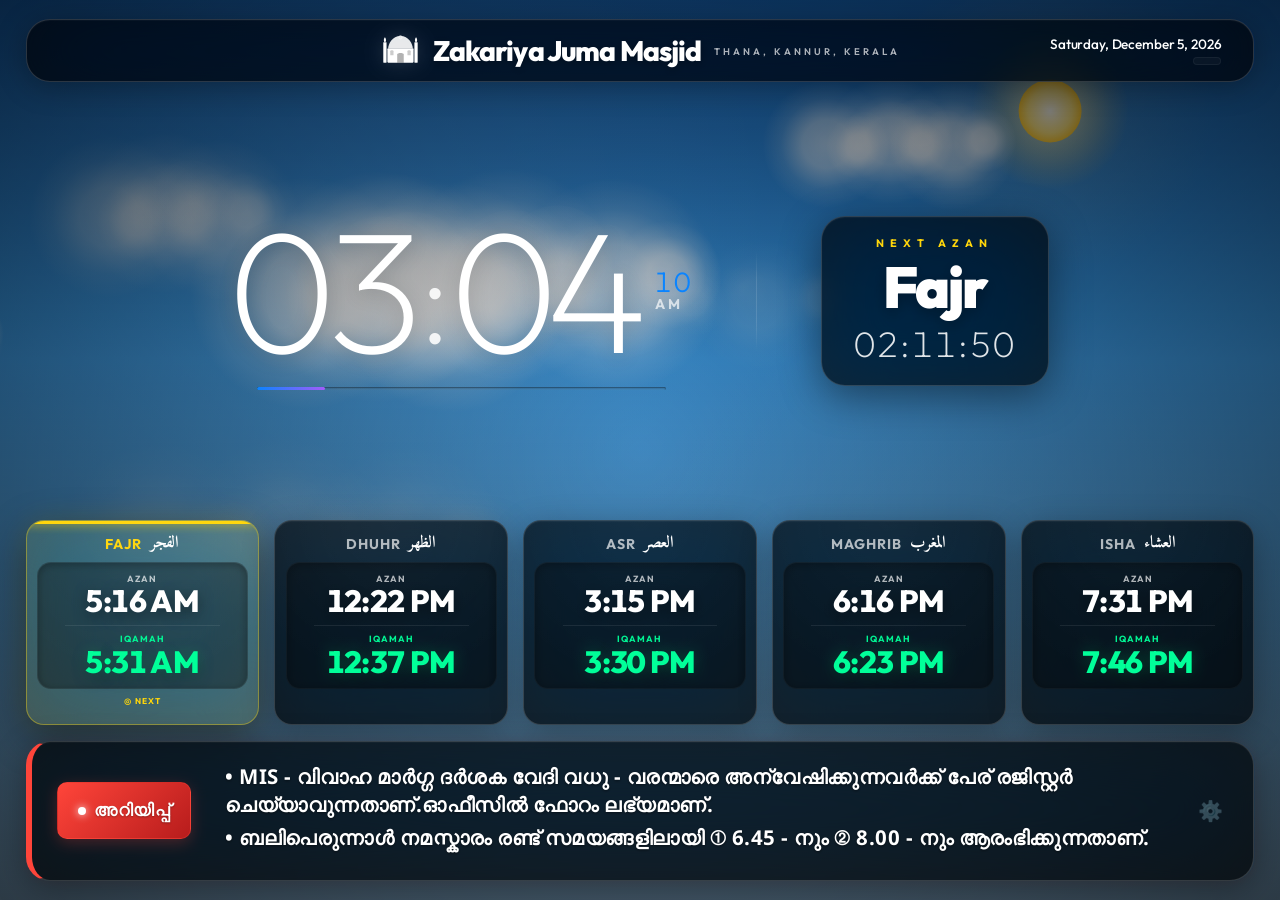
<file: index.html>
<!DOCTYPE html>
<html lang="en" dir="ltr">
<head>
    <meta charset="UTF-8">
    <meta name="viewport" content="width=device-width, initial-scale=1.0">
    <title>Zakariya Juma Masjid - Prayer Times</title>
    <meta name="description" content="Live prayer times and clock display for Zakariya Juma Masjid, Thana, Kannur">
    <link rel="preconnect" href="https://fonts.googleapis.com">
    <link rel="preconnect" href="https://fonts.gstatic.com" crossorigin>
    <link href="https://fonts.googleapis.com/css2?family=Outfit:wght@300;400;500;600;700;800;900&family=Amiri:wght@400;700&family=Noto+Sans+Arabic:wght@400;600;700&display=swap" rel="stylesheet">
    <link rel="stylesheet" href="styles.css?v=17">
</head>
<body>
    <!-- Apple Weather-Style Animated Canvas Background -->
    <canvas id="weatherCanvas"></canvas>

    <!-- Main Content -->
    <div class="main-container">
        <!-- Top Bar - Mosque Name & Dates -->
        <header class="header" id="header">
            <div class="header-left">
                <div class="hijri-date" id="hijriDate"></div>
                <div class="arabic-day" id="arabicDay"></div>
            </div>
            <div class="header-center">
                <div class="mosque-icon">
                    <svg viewBox="0 0 100 80" fill="currentColor" class="mosque-svg">
                        <!-- Dome -->
                        <path d="M50 5 C30 5 20 25 20 35 L80 35 C80 25 70 5 50 5Z" opacity="0.9"/>
                        <!-- Crescent on dome -->
                        <circle cx="50" cy="8" r="4" fill="none" stroke="currentColor" stroke-width="1.5"/>
                        <path d="M48 4 C51 4 53 6 53 9 C53 6 51 5 48 4Z"/>
                        <!-- Main body -->
                        <rect x="18" y="35" width="64" height="35" rx="2"/>
                        <!-- Door -->
                        <path d="M42 70 L42 50 C42 45 58 45 58 50 L58 70Z" fill="rgba(0,0,0,0.3)"/>
                        <!-- Windows -->
                        <path d="M25 42 C25 39 33 39 33 42 L33 52 L25 52Z" fill="rgba(0,0,0,0.2)"/>
                        <path d="M67 42 C67 39 75 39 75 42 L75 52 L67 52Z" fill="rgba(0,0,0,0.2)"/>
                        <!-- Minarets -->
                        <rect x="8" y="20" width="8" height="50" rx="1"/>
                        <rect x="84" y="20" width="8" height="50" rx="1"/>
                        <path d="M12 20 C9 20 8 12 12 8 C16 12 15 20 12 20Z"/>
                        <path d="M88 20 C85 20 84 12 88 8 C92 12 91 20 88 20Z"/>
                    </svg>
                </div>
                <h1 class="mosque-name">Zakariya Juma Masjid</h1>
                <p class="mosque-location">Thana, Kannur, Kerala</p>
            </div>
            <div class="header-right">
                <div class="gregorian-date" id="gregorianDate"></div>
                <div class="weather-widget" id="weatherWidget">
                    <span class="weather-icon" id="weatherIcon"></span>
                    <span class="weather-temp" id="weatherTemp"></span>
                </div>
            </div>
        </header>

        <!-- Clock Section — Apple Hero Typography -->
        <section class="clock-section" id="clockSection">
            <div class="hero-clock">
                <div class="hero-time-row">
                    <span class="hero-hours" id="heroHours">00</span>
                    <span class="hero-colon" id="heroColon">:</span>
                    <span class="hero-minutes" id="heroMinutes">00</span>
                    <div class="hero-side">
                        <span class="hero-seconds" id="heroSeconds">00</span>
                        <span class="hero-period" id="heroPeriod">AM</span>
                    </div>
                </div>
                <div class="hero-progress-bar">
                    <div class="hero-progress-fill" id="heroProgressFill"></div>
                </div>
            </div>
            <div class="hero-divider"></div>
            <div class="next-prayer-info">
                <div class="next-label">NEXT AZAN</div>
                <div class="next-prayer-name" id="nextPrayerName">—</div>
                <div class="countdown" id="countdown">--:--:--</div>
            </div>
        </section>

        <!-- Prayer Times Grid -->
        <section class="prayer-grid" id="prayerGrid">
            <div class="prayer-card" data-prayer="fajr" id="card-fajr">
                <div class="card-glow"></div>
                <div class="prayer-names">
                    <span class="prayer-name-en">Fajr</span>
                    <span class="prayer-name-ar">الفجر</span>
                </div>
                <div class="prayer-times-row">
                    <div class="time-col">
                        <span class="time-label">AZAN</span>
                        <span class="prayer-time" id="time-fajr">--:--</span>
                    </div>
                    <div class="time-divider"></div>
                    <div class="time-col">
                        <span class="time-label iqama-label-card">IQAMAH</span>
                        <span class="prayer-time iqama-time-card" id="iqama-fajr">--:--</span>
                    </div>
                </div>
                <div class="prayer-status" id="status-fajr"></div>
            </div>
            <div class="prayer-card" data-prayer="dhuhr" id="card-dhuhr">
                <div class="card-glow"></div>
                <div class="prayer-names">
                    <span class="prayer-name-en">Dhuhr</span>
                    <span class="prayer-name-ar">الظهر</span>
                </div>
                <div class="prayer-times-row">
                    <div class="time-col">
                        <span class="time-label">AZAN</span>
                        <span class="prayer-time" id="time-dhuhr">--:--</span>
                    </div>
                    <div class="time-divider"></div>
                    <div class="time-col">
                        <span class="time-label iqama-label-card">IQAMAH</span>
                        <span class="prayer-time iqama-time-card" id="iqama-dhuhr">--:--</span>
                    </div>
                </div>
                <div class="prayer-status" id="status-dhuhr"></div>
            </div>
            <div class="prayer-card" data-prayer="asr" id="card-asr">
                <div class="card-glow"></div>
                <div class="prayer-names">
                    <span class="prayer-name-en">Asr</span>
                    <span class="prayer-name-ar">العصر</span>
                </div>
                <div class="prayer-times-row">
                    <div class="time-col">
                        <span class="time-label">AZAN</span>
                        <span class="prayer-time" id="time-asr">--:--</span>
                    </div>
                    <div class="time-divider"></div>
                    <div class="time-col">
                        <span class="time-label iqama-label-card">IQAMAH</span>
                        <span class="prayer-time iqama-time-card" id="iqama-asr">--:--</span>
                    </div>
                </div>
                <div class="prayer-status" id="status-asr"></div>
            </div>
            <div class="prayer-card" data-prayer="maghrib" id="card-maghrib">
                <div class="card-glow"></div>
                <div class="prayer-names">
                    <span class="prayer-name-en">Maghrib</span>
                    <span class="prayer-name-ar">المغرب</span>
                </div>
                <div class="prayer-times-row">
                    <div class="time-col">
                        <span class="time-label">AZAN</span>
                        <span class="prayer-time" id="time-maghrib">--:--</span>
                    </div>
                    <div class="time-divider"></div>
                    <div class="time-col">
                        <span class="time-label iqama-label-card">IQAMAH</span>
                        <span class="prayer-time iqama-time-card" id="iqama-maghrib">--:--</span>
                    </div>
                </div>
                <div class="prayer-status" id="status-maghrib"></div>
            </div>
            <div class="prayer-card" data-prayer="isha" id="card-isha">
                <div class="card-glow"></div>
                <div class="prayer-names">
                    <span class="prayer-name-en">Isha</span>
                    <span class="prayer-name-ar">العشاء</span>
                </div>
                <div class="prayer-times-row">
                    <div class="time-col">
                        <span class="time-label">AZAN</span>
                        <span class="prayer-time" id="time-isha">--:--</span>
                    </div>
                    <div class="time-divider"></div>
                    <div class="time-col">
                        <span class="time-label iqama-label-card">IQAMAH</span>
                        <span class="prayer-time iqama-time-card" id="iqama-isha">--:--</span>
                    </div>
                </div>
                <div class="prayer-status" id="status-isha"></div>
            </div>
        </section>

        <!-- Premium Glassmorphic Notice Board -->
        <div class="notice-board-container">
            <div class="notice-badge">
                <span class="notice-pulse"></span>
                <span class="notice-title">അറിയിപ്പ്</span>
            </div>
            <div class="notice-text-wrap">
                <span class="notice-message" id="noticeMessage">Zakariya Juma Masjid Thana Notice Board - അറിയിപ്പുകൾ ഇവിടെ കാണാം.</span>
            </div>
            <a href="admin.html" class="admin-cog-btn" title="Open Admin Panel">⚙️</a>
        </div>
    </div>

    <!-- Prayer Alert Overlay — Azan + Iqamah Countdown -->
    <div class="prayer-alert-overlay" id="prayerAlertOverlay">
        <div class="alert-content">
            <div class="alert-icon">☪</div>
            <div class="alert-text" id="alertText">It's time for</div>
            <div class="alert-prayer-name" id="alertPrayerName"></div>
            <div class="alert-bismillah">بِسْمِ اللهِ الرَّحْمٰنِ الرَّحِيْمِ</div>
            <div class="iqamah-countdown-section" id="iqamahSection">
                <div class="iqamah-divider"></div>
                <div class="iqamah-label-big">IQAMAH IN</div>
                <div class="iqamah-countdown-big" id="iqamahCountdownBig">--:--</div>
                <div class="iqamah-time-label" id="iqamahTimeLabel"></div>
            </div>
        </div>
    <!-- Distraction-Free Prayer Silence Overlay (Mutes Screen During Active Congregation) -->
    <div class="prayer-silence-overlay" id="prayerSilenceOverlay">
        <div class="silence-content">
            <div class="silence-icon-wrapper">
                <svg class="silence-icon" viewBox="0 0 24 24" fill="none" stroke="currentColor" stroke-width="1.5">
                    <rect x="5" y="2" width="14" height="20" rx="3" />
                    <line x1="10" y1="5" x2="14" y2="5" />
                    <circle cx="12" cy="19" r="1" />
                    <line class="slash-line" x1="2" y1="2" x2="22" y2="22" stroke="#ff453a" stroke-width="2" />
                </svg>
            </div>
            <div class="silence-title">ദയവായി മൊബൈൽ ഫോണുകൾ സൈലന്റിലാക്കുക</div>
            <div class="silence-subtitle">PLEASE PUT YOUR MOBILE PHONE ON SILENT</div>
            <div class="silence-prayer-name" id="silencePrayerName">CONGREGATION IN PROGRESS</div>
            <div class="silence-footer">Screen will return shortly after prayer concludes</div>
        </div>
    </div>

    <!-- Fullscreen Toggle -->
    <button class="fullscreen-btn" id="fullscreenBtn" title="Toggle Fullscreen">⛶</button>

    <script src="notices.js?v=17"></script>
    <script src="weather-canvas.js?v=17"></script>
    <script src="app.js?v=17"></script>
</body>
</html>
</file>
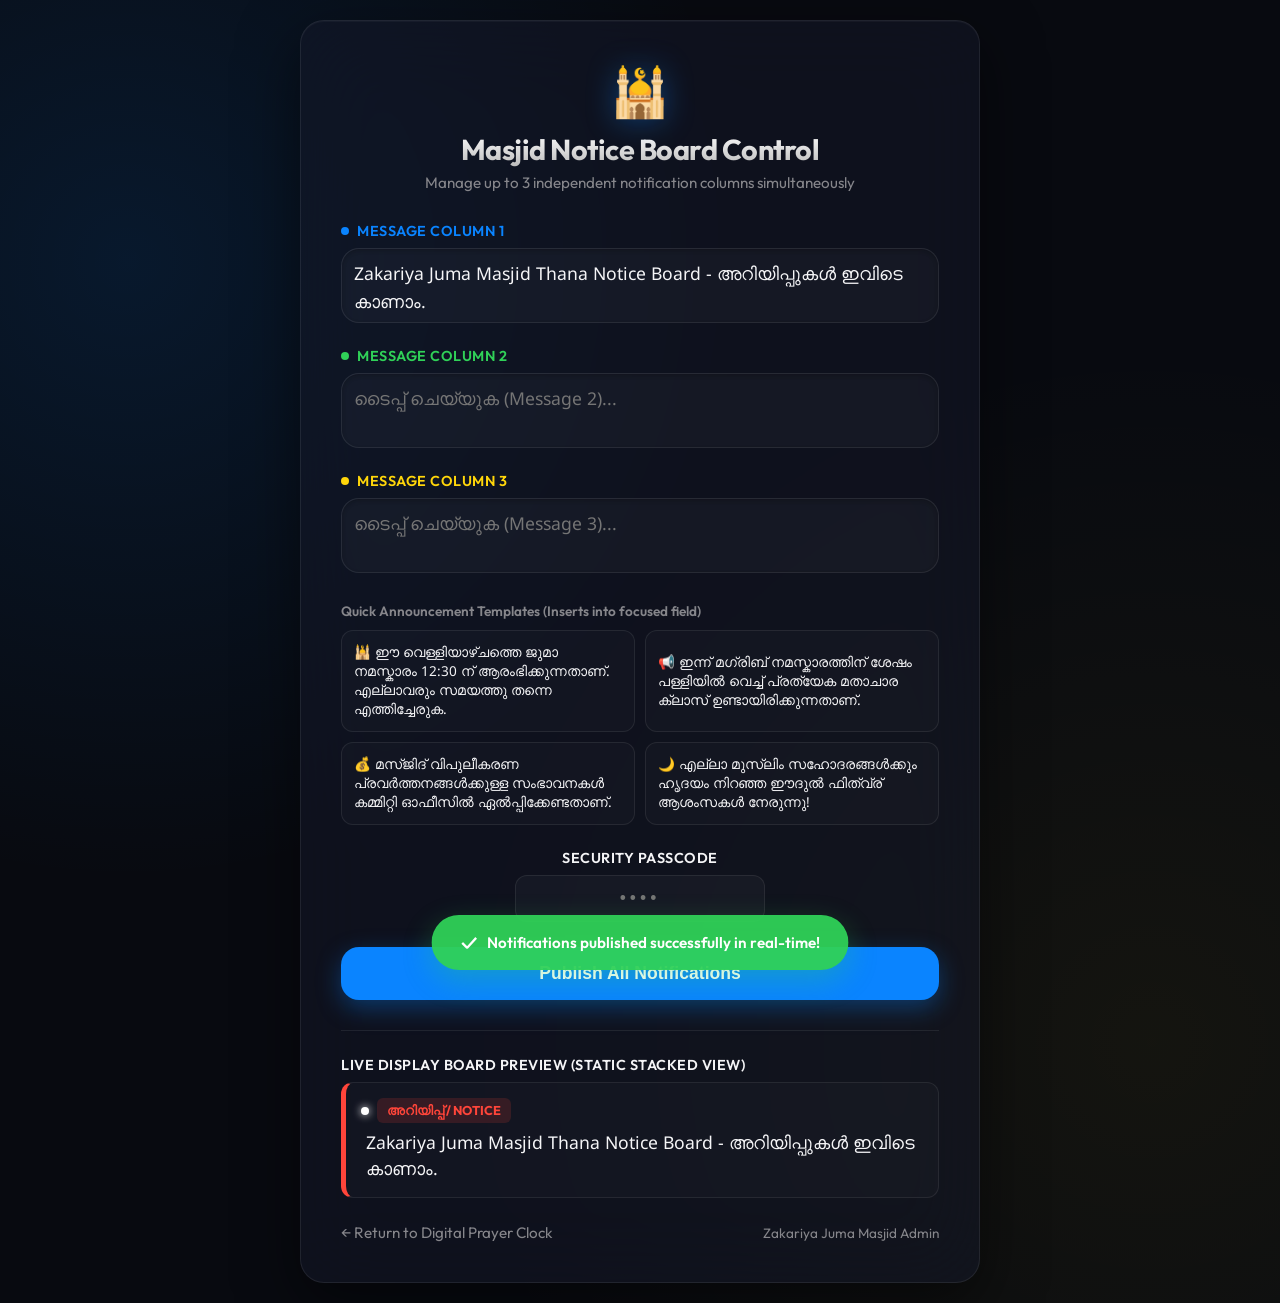
<file: admin.html>
<!DOCTYPE html>
<html lang="en">
<head>
    <meta charset="UTF-8">
    <meta name="viewport" content="width=device-width, initial-scale=1.0">
    <title>Masjid Notice Board — Admin Control Panel</title>
    <link rel="preconnect" href="https://fonts.googleapis.com">
    <link rel="preconnect" href="https://fonts.gstatic.com" crossorigin>
    <link href="https://fonts.googleapis.com/css2?family=Outfit:wght@300;400;500;600;700;800;900&family=Amiri:wght@400;700&family=Noto+Sans+Arabic:wght@400;600;700&display=swap" rel="stylesheet">
    <style>
        :root {
            --bg-base: #080a10;
            --glass-bg: rgba(255, 255, 255, 0.03);
            --glass-border: rgba(255, 255, 255, 0.08);
            --text-primary: #f5f5f7;
            --text-secondary: #86868b;
            --accent-blue: #0a84ff;
            --accent-green: #30d158;
            --accent-red: #ff453a;
            --accent-gold: #ffd60a;
            --radius-xl: 18px;
            --radius-2xl: 24px;
            --font-family: 'Outfit', -apple-system, BlinkMacSystemFont, sans-serif;
            --font-malayalam: 'Noto Sans Arabic', sans-serif;
        }

        * {
            box-sizing: border-box;
            margin: 0;
            padding: 0;
        }

        body {
            background-color: var(--bg-base);
            background-image: 
                radial-gradient(circle at 10% 20%, rgba(10, 132, 255, 0.12) 0%, transparent 40%),
                radial-gradient(circle at 90% 80%, rgba(255, 214, 10, 0.05) 0%, transparent 45%);
            color: var(--text-primary);
            font-family: var(--font-family);
            min-height: 100vh;
            display: flex;
            align-items: center;
            justify-content: center;
            padding: 20px;
            overflow-x: hidden;
        }

        .admin-card {
            background: rgba(20, 25, 40, 0.55);
            border: 1px solid var(--glass-border);
            border-radius: var(--radius-2xl);
            backdrop-filter: blur(40px);
            -webkit-backdrop-filter: blur(40px);
            width: 100%;
            max-width: 680px;
            padding: 40px;
            box-shadow: 0 20px 60px rgba(0, 0, 0, 0.5), inset 0 1px 1px rgba(255, 255, 255, 0.04);
            animation: fadeIn 0.6s cubic-bezier(0.16, 1, 0.3, 1) both;
        }

        @keyframes fadeIn {
            from { opacity: 0; transform: translateY(20px); }
            to { opacity: 1; transform: translateY(0); }
        }

        .admin-header {
            text-align: center;
            margin-bottom: 30px;
            position: relative;
        }

        .admin-logo {
            font-size: 3rem;
            margin-bottom: 10px;
            filter: drop-shadow(0 0 15px rgba(10, 132, 255, 0.4));
            animation: float 4s ease-in-out infinite;
        }

        @keyframes float {
            0%, 100% { transform: translateY(0); }
            50% { transform: translateY(-8px); }
        }

        h1 {
            font-size: 1.8rem;
            font-weight: 700;
            letter-spacing: -0.5px;
            margin-bottom: 6px;
            background: linear-gradient(180deg, #fff, #bbb);
            -webkit-background-clip: text;
            -webkit-text-fill-color: transparent;
        }

        .admin-subtitle {
            color: var(--text-secondary);
            font-size: 0.95rem;
        }

        .input-group {
            margin-bottom: 24px;
        }

        label {
            display: block;
            font-size: 0.9rem;
            font-weight: 600;
            color: var(--text-primary);
            margin-bottom: 8px;
            letter-spacing: 0.5px;
            text-transform: uppercase;
        }

        textarea {
            width: 100%;
            height: 120px;
            background: rgba(255, 255, 255, 0.03);
            border: 1px solid var(--glass-border);
            border-radius: var(--radius-xl);
            padding: 16px;
            color: var(--text-primary);
            font-family: var(--font-malayalam);
            font-size: 1.2rem;
            line-height: 1.6;
            resize: none;
            outline: none;
            transition: all 0.3s ease;
            box-shadow: inset 0 2px 4px rgba(0, 0, 0, 0.2);
        }

        textarea:focus {
            border-color: var(--accent-blue);
            background: rgba(10, 132, 255, 0.05);
            box-shadow: 0 0 15px rgba(10, 132, 255, 0.25), inset 0 2px 4px rgba(0, 0, 0, 0.2);
        }

        .templates-label {
            font-size: 0.85rem;
            color: var(--text-secondary);
            margin-bottom: 10px;
            font-weight: 600;
        }

        .templates-grid {
            display: grid;
            grid-template-columns: repeat(2, 1fr);
            gap: 10px;
            margin-bottom: 24px;
        }

        .template-btn {
            background: rgba(255, 255, 255, 0.02);
            border: 1px solid var(--glass-border);
            border-radius: 12px;
            padding: 12px;
            color: var(--text-primary);
            font-family: var(--font-malayalam);
            font-size: 0.85rem;
            text-align: left;
            cursor: pointer;
            transition: all 0.3s ease;
            line-height: 1.4;
        }

        .template-btn:hover {
            background: rgba(255, 255, 255, 0.08);
            border-color: rgba(255, 255, 255, 0.2);
            transform: translateY(-2px);
        }

        .passcode-input {
            width: 100%;
            background: rgba(255, 255, 255, 0.03);
            border: 1px solid var(--glass-border);
            border-radius: 12px;
            padding: 12px 16px;
            color: var(--text-primary);
            font-size: 1.1rem;
            outline: none;
            letter-spacing: 4px;
            text-align: center;
            transition: all 0.3s ease;
        }

        .passcode-input:focus {
            border-color: var(--accent-blue);
            background: rgba(10, 132, 255, 0.05);
        }

        .publish-btn {
            width: 100%;
            padding: 16px;
            background: var(--accent-blue);
            color: #fff;
            border: none;
            border-radius: var(--radius-xl);
            font-size: 1.1rem;
            font-weight: 700;
            cursor: pointer;
            transition: all 0.3s ease;
            box-shadow: 0 8px 24px rgba(10, 132, 255, 0.35);
        }

        .publish-btn:hover {
            transform: translateY(-2px);
            background: #2492ff;
            box-shadow: 0 12px 30px rgba(10, 132, 255, 0.5);
        }

        .publish-btn:active {
            transform: translateY(1px);
        }

        .action-row {
            display: flex;
            align-items: center;
            justify-content: space-between;
            margin-top: 25px;
        }

        .back-link {
            color: var(--text-secondary);
            text-decoration: none;
            font-size: 0.95rem;
            transition: color 0.3s ease;
        }

        .back-link:hover {
            color: var(--text-primary);
        }

        /* Live Preview Widget */
        .preview-container {
            margin-top: 30px;
            padding-top: 25px;
            border-top: 1px solid var(--glass-border);
        }

        .preview-board {
            display: flex;
            align-items: center;
            height: 55px;
            background: rgba(255, 255, 255, 0.02);
            border: 1px solid var(--glass-border);
            border-radius: 12px;
            padding: 0 15px;
            overflow: hidden;
        }

        .preview-badge {
            background: rgba(10, 132, 255, 0.2);
            color: var(--accent-blue);
            font-weight: 700;
            padding: 6px 12px;
            border-radius: 20px;
            font-size: 0.8rem;
            margin-right: 15px;
            flex-shrink: 0;
        }

        .preview-text {
            font-family: var(--font-malayalam);
            font-size: 1.15rem;
            white-space: nowrap;
            overflow: hidden;
            text-overflow: ellipsis;
            color: var(--text-primary);
            flex-grow: 1;
        }

        /* Toast notification */
        .toast {
            position: fixed;
            bottom: 30px;
            left: 50%;
            transform: translateX(-50%) translateY(100px);
            background: rgba(48, 209, 88, 0.95);
            border: 1px solid rgba(48, 209, 88, 0.3);
            box-shadow: 0 10px 30px rgba(48, 209, 88, 0.3);
            color: white;
            padding: 14px 28px;
            border-radius: 50px;
            font-weight: 600;
            font-size: 0.95rem;
            z-index: 1000;
            transition: transform 0.5s cubic-bezier(0.175, 0.885, 0.32, 1.275);
            display: flex;
            align-items: center;
            gap: 10px;
        }

        .toast.visible {
            transform: translateX(-50%) translateY(0);
        }
    </style>
</head>
<body>
    <div class="admin-card">
        <div class="admin-header">
            <div class="admin-logo">🕌</div>
            <h1>Masjid Notice Board Control</h1>
            <p class="admin-subtitle">Manage up to 3 independent notification columns simultaneously</p>
        </div>

        <!-- 3 Distinct Message Columns -->
        <div class="messages-container" style="display: flex; flex-direction: column; gap: 20px; margin-bottom: 25px;">
            <div class="input-group" style="margin-bottom: 0;">
                <label for="noticeText1" style="color: var(--accent-blue); display: flex; align-items: center; gap: 8px;">
                    <span style="width: 8px; height: 8px; background: var(--accent-blue); border-radius: 50%;"></span>
                    Message Column 1
                </label>
                <textarea id="noticeText1" style="height: 75px; font-size: 1.1rem; padding: 12px;" placeholder="ടൈപ്പ് ചെയ്യുക (Message 1)..."></textarea>
            </div>
            
            <div class="input-group" style="margin-bottom: 0;">
                <label for="noticeText2" style="color: var(--accent-green); display: flex; align-items: center; gap: 8px;">
                    <span style="width: 8px; height: 8px; background: var(--accent-green); border-radius: 50%;"></span>
                    Message Column 2
                </label>
                <textarea id="noticeText2" style="height: 75px; font-size: 1.1rem; padding: 12px;" placeholder="ടൈപ്പ് ചെയ്യുക (Message 2)..."></textarea>
            </div>
            
            <div class="input-group" style="margin-bottom: 0;">
                <label for="noticeText3" style="color: var(--accent-gold); display: flex; align-items: center; gap: 8px;">
                    <span style="width: 8px; height: 8px; background: var(--accent-gold); border-radius: 50%;"></span>
                    Message Column 3
                </label>
                <textarea id="noticeText3" style="height: 75px; font-size: 1.1rem; padding: 12px;" placeholder="ടൈപ്പ് ചെയ്യുക (Message 3)..."></textarea>
            </div>
        </div>

        <div class="templates-label">Quick Announcement Templates (Inserts into focused field)</div>
        <div class="templates-grid">
            <button class="template-btn" onclick="applyTemplate(1)">🕌 ഈ വെള്ളിയാഴ്ചത്തെ ജുമാ നമസ്കാരം 12:30 ന് ആരംഭിക്കുന്നതാണ്. എല്ലാവരും സമയത്തു തന്നെ എത്തിച്ചേരുക.</button>
            <button class="template-btn" onclick="applyTemplate(2)">📢 ഇന്ന് മഗ്‌രിബ് നമസ്കാരത്തിന് ശേഷം പള്ളിയിൽ വെച്ച് പ്രത്യേക മതാചാര ക്ലാസ് ഉണ്ടായിരിക്കുന്നതാണ്.</button>
            <button class="template-btn" onclick="applyTemplate(3)">💰 മസ്ജിദ് വിപുലീകരണ പ്രവർത്തനങ്ങൾക്കുള്ള സംഭാവനകൾ കമ്മിറ്റി ഓഫീസിൽ ഏൽപ്പിക്കേണ്ടതാണ്.</button>
            <button class="template-btn" onclick="applyTemplate(4)">🌙 എല്ലാ മുസ്ലിം സഹോദരങ്ങൾക്കും ഹൃദയം നിറഞ്ഞ ഈദുൽ ഫിത്വ്ര് ആശംസകൾ നേരുന്നു!</button>
        </div>

        <div class="input-group" style="max-width: 250px; margin: 0 auto 25px auto;">
            <label for="passcodeInput" style="text-align: center;">Security Passcode</label>
            <input type="password" id="passcodeInput" class="passcode-input" maxlength="4" placeholder="••••">
        </div>

        <button class="publish-btn" onclick="publishNotice()">Publish All Notifications</button>

        <div class="preview-container">
            <label>Live Display Board Preview (Static Stacked View)</label>
            <div class="preview-board" style="height: auto; min-height: 80px; padding: 15px; display: block; border-left: 5px solid var(--accent-red);">
                <div style="display: flex; align-items: center; gap: 8px; margin-bottom: 8px;">
                    <div style="width: 8px; height: 8px; background: #ffffff; border-radius: 50%; box-shadow: 0 0 8px #ffffff;"></div>
                    <div class="preview-badge" style="background: rgba(255, 69, 58, 0.15); color: var(--accent-red); margin-right: 0; padding: 4px 10px; border-radius: 6px;">അറിയിപ്പ് / NOTICE</div>
                </div>
                <div class="preview-text" id="previewText" style="white-space: normal; line-height: 1.45; font-size: 1.1rem; padding-left: 5px;">അറിയിപ്പുകൾ ഇവിടെ കാണാം.</div>
            </div>
        </div>

        <div class="action-row">
            <a href="index.html" class="back-link">← Return to Digital Prayer Clock</a>
            <span style="color: var(--text-secondary); font-size: 0.85rem;">Zakariya Juma Masjid Admin</span>
        </div>
    </div>

    <!-- macOS style success toast -->
    <div id="toast" class="toast">
        <span style="font-size: 1.25rem;">✓</span> Notifications published successfully in real-time!
    </div>

    <script>
        const textarea1 = document.getElementById('noticeText1');
        const textarea2 = document.getElementById('noticeText2');
        const textarea3 = document.getElementById('noticeText3');
        const preview = document.getElementById('previewText');
        const passcodeInput = document.getElementById('passcodeInput');

        // Track last focused textarea for template insert
        let activeTextarea = textarea1;
        [textarea1, textarea2, textarea3].forEach(el => {
            el.addEventListener('focus', () => {
                activeTextarea = el;
            });
            el.addEventListener('input', updatePreview);
        });

        // Load existing notices
        const raw1 = localStorage.getItem('masjidNotice1');
        const raw2 = localStorage.getItem('masjidNotice2');
        const raw3 = localStorage.getItem('masjidNotice3');

        // Initialize values
        textarea1.value = raw1 !== null ? raw1 : "Zakariya Juma Masjid Thana Notice Board - അറിയിപ്പുകൾ ഇവിടെ കാണാം.";
        textarea2.value = raw2 !== null ? raw2 : "";
        textarea3.value = raw3 !== null ? raw3 : "";

        updatePreview();

        // Live multi-line preview
        function updatePreview() {
            const m1 = textarea1.value.trim();
            const m2 = textarea2.value.trim();
            const m3 = textarea3.value.trim();
            const activeMsgs = [m1, m2, m3].filter(Boolean);

            if (activeMsgs.length === 0) {
                preview.textContent = "അറിയിപ്പുകൾ ഇവിടെ കാണാം. (No active notices - the container will automatically hide on the live screen)";
                preview.style.opacity = "0.5";
            } else {
                preview.style.opacity = "1";
                if (activeMsgs.length === 1) {
                    preview.innerHTML = activeMsgs[0];
                } else {
                    preview.innerHTML = activeMsgs.map(msg => `<div style="margin-bottom: 6px;">• ${msg}</div>`).join('');
                }
            }
        }

        // Templates handler
        function applyTemplate(id) {
            const templates = {
                1: "ഈ വെള്ളിയാഴ്ചത്തെ ജുമാ നമസ്കാരം 12:30 ന് ആരംഭിക്കുന്നതാണ്. എല്ലാവരും സമയത്തു തന്നെ എത്തിച്ചേരുക.",
                2: "ഇന്ന് മഗ്‌രിബ് നമസ്കാരത്തിന് ശേഷം പള്ളിയിൽ വെച്ച് പ്രത്യേക മതാചാര ക്ലാസ് ഉണ്ടായിരിക്കുന്നതാണ്. എല്ലാ വിശ്വാസികളും പങ്കെടുക്കുക.",
                3: "മസ്ജിദ് വിപുലീകരണ പ്രവർത്തനങ്ങൾക്കുള്ള സംഭാവനകൾ കമ്മിറ്റി ഓഫീസിൽ അല്ലെങ്കിൽ പള്ളിയുടെ ബാങ്ക് അക്കൗണ്ടിലേക്ക് നൽകേണ്ടതാണ്.",
                4: "എല്ലാ മുസ്ലിം സഹോദരങ്ങൾക്കും ഹൃദയം നിറഞ്ഞ ഈദുൽ ഫിത്വ്ര് ആശംസകൾ നേരുന്നു! അല്ലാഹു നമ്മിൽ നിന്നും സ്വീകരിക്കുമാറാകട്ടെ."
            };
            
            activeTextarea.value = templates[id];
            updatePreview();
            activeTextarea.focus();
        }
        // Publish to LocalStorage and Cloud for instant TV sync
        function publishNotice() {
            if (passcodeInput.value !== '1234') {
                alert('തെറ്റായ പാസ്‌കോഡ്! ദയവായി ശരിയായ അഡ്മിൻ പാസ്‌കോഡ് നൽകുക. (Passcode is 1234)');
                passcodeInput.focus();
                return;
            }

            const m1 = textarea1.value.trim();
            const m2 = textarea2.value.trim();
            const m3 = textarea3.value.trim();

            // 1. Save locally for PC browser
            localStorage.setItem('masjidNotice1', m1);
            localStorage.setItem('masjidNotice2', m2);
            localStorage.setItem('masjidNotice3', m3);
            localStorage.setItem('masjidNotice', m1 || m2 || m3 || '');

            // Dispatch storage event locally
            window.dispatchEvent(new Event('storage'));

            // 2. Sync to Cloud for LCD TV (Runs completely automatically!)
            const cloudData = {
                m1: m1,
                m2: m2,
                m3: m3,
                timestamp: Date.now()
            };

            const toast = document.getElementById('toast');
            toast.textContent = "Publishing to cloud / അപ്‌ഡേറ്റ് ചെയ്യുന്നു...";
            toast.classList.add('visible');

            fetch('https://kvdb.io/zmasjidthana77/notices', {
                method: 'POST',
                headers: {
                    'Content-Type': 'application/json'
                },
                body: JSON.stringify(cloudData)
            })
            .then(response => {
                if (!response.ok) throw new Error('Cloud sync failed');
                toast.textContent = "Published Successfully! / വിജയകരമായി അപ്‌ഡേറ്റ് ചെയ്തു!";
                setTimeout(() => {
                    toast.classList.remove('visible');
                }, 3000);
            })
            .catch(error => {
                console.error('Cloud sync error:', error);
                toast.textContent = "Saved Locally! (TV will sync when online)";
                setTimeout(() => {
                    toast.classList.remove('visible');
                }, 4000);
            });

            passcodeInput.value = ''; // Reset passcode
        }
    </script>
</body>
</html>
</file>
<file: styles.css>
/* ==========================================================
   ===== Apple-Inspired Ultra-Premium Theme =====
   ========================================================== */
/* Created with absolute precision, high-fidelity glassmorphism, 
   and dynamic fluid lighting for a stunning, state-of-the-art display. */

@import url('https://fonts.googleapis.com/css2?family=Outfit:wght@100;200;300;400;500;600;700;800;900&family=Amiri:wght@400;700&family=Noto+Sans+Arabic:wght@400;600;700&display=swap');

:root {
    /* Premium Apple Color Palette */
    --bg-base: #020205;
    
    /* Elegant High-Fidelity Glassmorphism - Darkened for High Contrast */
    --glass-bg: rgba(0, 0, 0, 0.68);
    --glass-bg-hover: rgba(0, 0, 0, 0.78);
    --glass-border: rgba(255, 255, 255, 0.16);
    --glass-border-hover: rgba(255, 255, 255, 0.26);
    --glass-highlight: rgba(255, 255, 255, 0.08);

    /* Text Scales - Enhanced Brightness & Opacity for pristine readability */
    --text-primary: #ffffff;
    --text-secondary: rgba(255, 255, 255, 0.88);
    --text-tertiary: rgba(255, 255, 255, 0.68);
    --text-muted: rgba(255, 255, 255, 0.48);

    /* Apple Brand Colors (tailored for dark display contrast) */
    --accent-blue: #0a84ff;
    --accent-blue-rgb: 10, 132, 255;
    --accent-emerald: #30d158;
    --accent-emerald-rgb: 48, 209, 88;
    --accent-gold: #ffd60a;
    --accent-gold-rgb: 255, 214, 10;
    --accent-orange: #ff9f0a;
    --accent-red: #ff453a;

    /* Active States - Vibrant Emerald Green for Pristine Contrast */
    --card-active: rgba(48, 209, 88, 0.16);
    --card-active-border: rgba(48, 209, 88, 0.55);
    --card-next: rgba(255, 214, 10, 0.10);
    --card-next-border: rgba(255, 214, 10, 0.4);

    /* Border Radii */
    --radius-2xl: 24px;
    --radius-xl: 18px;
    --radius-lg: 14px;
    --radius-md: 10px;

    /* Timing */
    --transition-smooth: all 0.5s cubic-bezier(0.16, 1, 0.3, 1);
}

/* ===== Basic Reset ===== */
*, *::before, *::after {
    margin: 0;
    padding: 0;
    box-sizing: border-box;
}

html, body {
    width: 100%;
    height: 100%;
    overflow: hidden;
    background: var(--bg-base);
    color: var(--text-primary);
    font-family: -apple-system, BlinkMacSystemFont, 'SF Pro Display', 'Outfit', 'Segoe UI', Roboto, sans-serif;
    -webkit-font-smoothing: antialiased;
    -moz-osx-font-smoothing: grayscale;
    position: relative;
}

/* Cinematic high-contrast vignette overlay to ensure text legibility in daytime sky states */
body::before {
    content: '';
    position: fixed;
    inset: 0;
    z-index: 1; /* Sits perfectly between canvas (z-index: 0) and main layout container (z-index: 10) */
    background: 
        radial-gradient(circle at center, rgba(0, 0, 0, 0.12) 0%, rgba(0, 0, 0, 0.55) 100%),
        linear-gradient(to bottom, rgba(0, 0, 0, 0.28) 0%, transparent 40%, rgba(0, 0, 0, 0.38) 100%);
    pointer-events: none;
}

/* ==========================================================
   ===== Canvas Weather Background =====
   ========================================================== */
#weatherCanvas {
    position: fixed;
    inset: 0;
    z-index: 0;
    display: block;
    pointer-events: none;
}


/* ==========================================================
   ===== Main Container & Layout Structure =====
   ========================================================== */
.main-container {
    position: relative;
    z-index: 10;
    width: 100%;
    height: 100vh;
    display: flex;
    flex-direction: column;
    padding: 1.5vw 2vw;
    gap: 1.2vw;
}

/* ==========================================================
   ===== Sleek Header Component =====
   ========================================================== */
.header {
    display: flex;
    align-items: center;
    justify-content: space-between;
    padding: 1vw 2.5vw;
    background: var(--glass-bg);
    border: 1px solid var(--glass-border);
    border-radius: var(--radius-2xl);
    backdrop-filter: blur(40px) saturate(210%);
    -webkit-backdrop-filter: blur(40px) saturate(210%);
    box-shadow: 0 4px 30px rgba(0, 0, 0, 0.3), inset 0 1px 1px rgba(255, 255, 255, 0.03);
    animation: slideDown 0.8s cubic-bezier(0.16, 1, 0.3, 1) both;
}

@keyframes slideDown {
    from { opacity: 0; transform: translateY(-20px); }
    to { opacity: 1; transform: translateY(0); }
}

.header-left, .header-right {
    flex: 1;
    display: flex;
    flex-direction: column;
}

.header-right {
    align-items: flex-end;
    text-align: right;
}

/* Mosque Brand */
.header-center {
    display: flex;
    align-items: center;
    gap: 1vw;
    flex-shrink: 0;
}

.mosque-icon {
    display: flex;
    align-items: center;
    justify-content: center;
    filter: drop-shadow(0 0 10px rgba(255, 255, 255, 0.15));
}

.mosque-svg {
    width: clamp(34px, 3.2vw, 48px);
    height: auto;
    color: var(--text-primary);
    transition: var(--transition-smooth);
}

.header-center:hover .mosque-svg {
    transform: scale(1.05);
    color: var(--accent-gold);
    filter: drop-shadow(0 0 15px rgba(255, 214, 10, 0.4));
}

.mosque-name {
    font-size: clamp(1.3rem, 2.2vw, 2.1rem);
    font-weight: 800;
    letter-spacing: -0.03em;
    color: #ffffff; /* Solid White for perfect TV compatibility! */
    text-shadow: 0 2px 10px rgba(0, 0, 0, 0.35);
}

.mosque-location {
    font-size: clamp(0.55rem, 0.75vw, 0.75rem);
    color: var(--text-tertiary);
    font-weight: 600;
    letter-spacing: 3px;
    text-transform: uppercase;
    margin-top: 1px;
}

/* Dates and widgets */
.hijri-date {
    font-size: clamp(0.85rem, 1.05vw, 1.1rem);
    color: var(--accent-gold);
    font-weight: 600;
    letter-spacing: 0.5px;
    display: flex;
    align-items: center;
    gap: 8px;
    text-shadow: 0 2px 10px rgba(255, 214, 10, 0.15);
}

.arabic-day {
    font-family: 'Amiri', 'Noto Sans Arabic', serif;
    font-size: clamp(0.75rem, 0.95vw, 1rem);
    color: var(--text-secondary);
    margin-top: 2px;
}

.gregorian-date {
    font-size: clamp(0.85rem, 1.05vw, 1.1rem);
    color: var(--text-primary);
    font-weight: 500;
    letter-spacing: -0.01em;
}

.weather-widget {
    display: flex;
    align-items: center;
    gap: 6px;
    margin-top: 4px;
    padding: 3px 10px;
    background: rgba(255, 255, 255, 0.03);
    border: 1px solid rgba(255, 255, 255, 0.05);
    border-radius: 100px;
}

.weather-icon {
    font-size: clamp(0.9rem, 1.1vw, 1.1rem);
    filter: drop-shadow(0 2px 5px rgba(0,0,0,0.2));
}

.weather-temp {
    font-size: clamp(0.75rem, 0.9vw, 0.9rem);
    color: var(--text-secondary);
    font-weight: 600;
    font-variant-numeric: tabular-nums;
}

/* ==========================================================
   ===== Apple Hero Clock Section =====
   ========================================================== */
.clock-section {
    flex: 1.1;
    display: flex;
    align-items: center;
    justify-content: center;
    gap: 5vw;
    padding: 1vw 0;
    animation: fadeInScale 1s cubic-bezier(0.16, 1, 0.3, 1) both;
}

@keyframes fadeInScale {
    from { opacity: 0; transform: scale(0.97); }
    to { opacity: 1; transform: scale(1); }
}

.hero-clock {
    display: flex;
    flex-direction: column;
    align-items: center;
    position: relative;
}

.hero-time-row {
    display: flex;
    align-items: baseline;
    line-height: 0.9;
}

.hero-hours,
.hero-minutes {
    font-size: clamp(6rem, 13.5vw, 11.5rem);
    font-weight: 200;
    color: var(--text-primary);
    letter-spacing: -0.05em;
    font-variant-numeric: tabular-nums;
    text-shadow: 0 4px 20px rgba(0, 0, 0, 0.15);
}

.hero-colon {
    font-size: clamp(5rem, 11vw, 9rem);
    font-weight: 100;
    color: var(--text-secondary);
    margin: 0 -0.01em;
    animation: smoothBlink 2.2s cubic-bezier(0.4, 0, 0.6, 1) infinite;
    position: relative;
    top: -0.07em;
}

@keyframes smoothBlink {
    0%, 100% { opacity: 1; }
    50% { opacity: 0.12; }
}

.hero-side {
    display: flex;
    flex-direction: column;
    align-items: flex-start;
    margin-left: clamp(10px, 1.2vw, 18px);
    gap: 4px;
    align-self: center;
}

.hero-seconds {
    font-size: clamp(1.2rem, 2.2vw, 2rem);
    font-weight: 300;
    color: var(--accent-blue);
    font-variant-numeric: tabular-nums;
    letter-spacing: 0.05em;
    text-shadow: 0 0 10px rgba(10, 132, 255, 0.25);
}

.hero-period {
    font-size: clamp(0.75rem, 1.1vw, 1.1rem);
    font-weight: 700;
    color: var(--text-tertiary);
    letter-spacing: 3px;
    text-transform: uppercase;
}

/* Sleek subtle micro-progressbar */
.hero-progress-bar {
    width: 100%;
    max-width: clamp(260px, 32vw, 480px);
    height: 3px;
    background: rgba(255, 255, 255, 0.04);
    border-radius: 10px;
    margin-top: clamp(12px, 1.5vw, 22px);
    overflow: hidden;
    box-shadow: inset 0 1px 2px rgba(0,0,0,0.5);
}

.hero-progress-fill {
    height: 100%;
    width: 0%;
    background: linear-gradient(90deg, var(--accent-blue) 0%, #a25cfa 100%);
    border-radius: 10px;
    transition: width 1s linear;
    box-shadow: 0 0 12px rgba(10, 132, 255, 0.6);
}

/* Elegant glass vertical divider */
.hero-divider {
    width: 1px;
    height: clamp(80px, 8vw, 120px);
    background: linear-gradient(180deg, transparent, rgba(255, 255, 255, 0.12) 30%, rgba(255, 255, 255, 0.12) 70%, transparent 100%);
    flex-shrink: 0;
}

/* Next Prayer Apple Widget */
.next-prayer-info {
    text-align: center;
    background: rgba(0, 0, 0, 0.68);
    border: 1px solid rgba(255, 255, 255, 0.16);
    padding: 1.5vw 2.5vw;
    border-radius: var(--radius-2xl);
    backdrop-filter: blur(35px) saturate(180%);
    -webkit-backdrop-filter: blur(35px) saturate(180%);
    box-shadow: 
        0 10px 40px rgba(0, 0, 0, 0.45), 
        inset 0 1px 1px rgba(255, 255, 255, 0.04);
}

.next-label {
    font-size: clamp(0.65rem, 0.85vw, 0.85rem);
    color: var(--accent-gold);
    letter-spacing: 6px;
    text-transform: uppercase;
    font-weight: 700;
    margin-bottom: 0.6vw;
}

.next-prayer-name {
    font-size: clamp(2.4rem, 4.5vw, 4rem);
    font-weight: 900;
    letter-spacing: -0.04em;
    color: #ffffff; /* Solid White for perfect TV compatibility! */
    line-height: 1;
    margin-bottom: 0.4vw;
    text-shadow: 0 4px 15px rgba(0, 0, 0, 0.3);
}

.countdown {
    font-size: clamp(1.5rem, 2.8vw, 2.8rem);
    font-weight: 200;
    color: var(--text-secondary);
    font-variant-numeric: tabular-nums;
    letter-spacing: 2px;
}

/* ==========================================================
   ===== Prayer Cards Grid (Apple Watch Style Face) =====
   ========================================================== */
.prayer-grid {
    display: grid;
    grid-template-columns: repeat(5, 1fr);
    gap: clamp(10px, 1.2vw, 20px);
    animation: slideUp 0.8s cubic-bezier(0.16, 1, 0.3, 1) both;
}

@keyframes slideUp {
    from { opacity: 0; transform: translateY(30px); }
    to { opacity: 1; transform: translateY(0); }
}

.prayer-card {
    position: relative;
    background: var(--glass-bg);
    border: 1px solid var(--glass-border);
    border-radius: var(--radius-xl);
    padding: clamp(10px, 1.1vw, 16px) clamp(8px, 0.8vw, 12px);
    text-align: center;
    backdrop-filter: blur(35px) saturate(180%);
    -webkit-backdrop-filter: blur(35px) saturate(180%);
    box-shadow: 0 8px 32px 0 rgba(0, 0, 0, 0.3), inset 0 1px 1px 0 rgba(255, 255, 255, 0.04);
    transition: var(--transition-smooth);
    overflow: hidden;
}

/* Top colored accent indicator line */
.prayer-card::before {
    content: '';
    position: absolute;
    top: 0;
    left: 25%;
    right: 25%;
    height: 3px;
    background: var(--accent-blue);
    opacity: 0;
    border-radius: 0 0 4px 4px;
    transition: var(--transition-smooth);
}

.prayer-card:hover {
    background: var(--glass-bg-hover);
    border-color: var(--glass-border-hover);
    transform: translateY(-4px);
    box-shadow: 0 12px 40px rgba(0, 0, 0, 0.5), inset 0 1px 1px rgba(255, 255, 255, 0.08);
}

.prayer-card:hover::before {
    opacity: 0.5;
    left: 15%;
    right: 15%;
}

/* Card Glow effect */
.card-glow {
    position: absolute;
    inset: 0;
    background: radial-gradient(circle at 50% 0%, rgba(255, 255, 255, 0.03), transparent 70%);
    pointer-events: none;
}

/* Card Active Style (Glowing Emerald Green Apple Complication) */
.prayer-card.active {
    background: rgba(48, 209, 88, 0.18);
    border-color: var(--card-active-border);
    box-shadow: 
        0 12px 40px rgba(0, 0, 0, 0.45),
        0 0 35px rgba(48, 209, 88, 0.2),
        inset 0 1px 1px rgba(48, 209, 88, 0.3);
}

.prayer-card.active::before {
    opacity: 1;
    left: 0;
    right: 0;
    background: var(--accent-emerald);
    box-shadow: 0 0 12px var(--accent-emerald);
}

.prayer-card.active .prayer-time {
    color: var(--text-primary);
    text-shadow: 0 0 15px rgba(255, 255, 255, 0.4);
}

.prayer-card.active .prayer-name-en {
    color: var(--accent-emerald);
    font-weight: 700;
}

.prayer-card.active .prayer-status {
    color: var(--accent-emerald);
    font-weight: 700;
    animation: flashActive 1.8s ease-in-out infinite alternate;
}

@keyframes flashActive {
    0% { opacity: 0.5; }
    100% { opacity: 1; }
}

/* Card Next State (Glowing Amber Complication) */
.prayer-card.next-up {
    background: rgba(255, 214, 10, 0.12);
    border-color: var(--card-next-border);
    box-shadow: 
        0 12px 40px rgba(0, 0, 0, 0.45),
        0 0 30px rgba(255, 214, 10, 0.12),
        inset 0 1px 1px rgba(255, 214, 10, 0.2);
}

.prayer-card.next-up::before {
    opacity: 1;
    left: 0;
    right: 0;
    background: var(--accent-gold);
    box-shadow: 0 0 10px var(--accent-gold);
}

.prayer-card.next-up .prayer-name-en {
    color: var(--accent-gold);
}

.prayer-card.next-up .prayer-status {
    color: var(--accent-gold);
}

/* Card Passed State */
.prayer-card.passed {
    opacity: 0.35;
    transform: scale(0.98);
}

.prayer-card.passed:hover {
    opacity: 0.7;
    transform: scale(1) translateY(-2px);
}

/* Complication Inside Elements */
.prayer-icon {
    font-size: clamp(1.6rem, 2.4vw, 2.6rem);
    margin-bottom: 8px;
    transition: transform 0.4s cubic-bezier(0.16, 1, 0.3, 1);
    filter: drop-shadow(0 2px 8px rgba(0,0,0,0.3));
}

.prayer-names {
    display: flex;
    justify-content: center;
    align-items: center;
    gap: clamp(4px, 0.6vw, 10px);
    margin-bottom: clamp(6px, 0.8vw, 10px);
    flex-wrap: wrap;
    line-height: 1;
}

.prayer-name-ar {
    font-family: 'Amiri', 'Noto Sans Arabic', serif;
    font-size: clamp(1.0rem, 1.3vw, 1.5rem);
    color: var(--text-primary);
    font-weight: 700;
    margin-bottom: 0;
    line-height: 1;
}

.prayer-name-en {
    font-size: clamp(0.85rem, 1.1vw, 1.25rem);
    color: var(--text-tertiary);
    font-weight: 700;
    text-transform: uppercase;
    letter-spacing: 1px;
    margin-bottom: 0;
    line-height: 1;
    transition: var(--transition-smooth);
}

/* Times Layout inside complication (Stacked Vertically for Maximum Distance Legibility) */
.prayer-times-row {
    display: flex;
    flex-direction: column;
    align-items: center;
    gap: clamp(2px, 0.3vw, 5px);
    background: rgba(0, 0, 0, 0.35); /* Darkened container backdrop to pop white/neon text */
    padding: clamp(6px, 0.8vw, 10px) clamp(4px, 0.6vw, 8px);
    border-radius: var(--radius-lg);
    border: 1px solid rgba(255, 255, 255, 0.03);
    box-shadow: inset 0 2px 8px rgba(0, 0, 0, 0.3);
}

.prayer-times-row.single {
    margin-top: 6px;
    background: transparent;
    border: none;
    padding: 2px;
}

.time-col {
    display: flex;
    flex-direction: column;
    align-items: center;
    gap: clamp(1px, 0.2vw, 3px);
    width: 100%;
    min-width: 0;
}

.time-label {
    font-size: clamp(0.55rem, 0.7vw, 0.8rem);
    color: var(--text-tertiary);
    letter-spacing: 1px;
    text-transform: uppercase;
    font-weight: 700;
}

.prayer-time {
    font-size: clamp(1.6rem, 2.4vw, 2.7rem) !important; /* Compacted slightly but still highly readable */
    font-weight: 800;
    color: #ffffff; /* Pure Solid White - Infinite contrast! */
    font-variant-numeric: tabular-nums;
    letter-spacing: -0.02em;
    text-shadow: 0 4px 15px rgba(0, 0, 0, 0.45);
    transition: var(--transition-smooth);
    line-height: 1;
}

/* Dual Column Highlight for Iqamah */
.iqama-label-card {
    color: #00ff99 !important; /* Brighter neon mint for long range visibility! */
    opacity: 0.95;
    text-shadow: 0 0 8px rgba(0, 255, 153, 0.15);
}

.iqama-time-card {
    font-size: clamp(1.6rem, 2.4vw, 2.7rem) !important; /* Same massive readability as Azan */
    color: #00ff99 !important; /* Brighter neon mint for perfect LCD contrast */
    font-weight: 800 !important;
    text-shadow: 0 0 15px rgba(0, 255, 153, 0.25), 0 4px 15px rgba(0,0,0,0.45);
}

.time-divider {
    width: 80%;
    height: 1px;
    background: rgba(255, 255, 255, 0.08); /* Horizontal separators instead of vertical */
    flex-shrink: 0;
    margin: clamp(2px, 0.3vw, 4px) 0;
}

.prayer-status {
    font-size: clamp(0.5rem, 0.65vw, 0.7rem);
    margin-top: clamp(4px, 0.6vw, 8px);
    height: 14px;
    font-weight: 700;
    letter-spacing: 1px;
    text-transform: uppercase;
    color: var(--text-tertiary);
}

/* ==========================================================
   ===== Hadith / Verse Ticker Slider =====
   ========================================================== */
.hadith-ticker {
    overflow: hidden;
    padding: 0.6vw 0;
    position: relative;
    background: rgba(255, 255, 255, 0.015);
    border: 1px solid rgba(255, 255, 255, 0.04);
    border-radius: 100px;
    backdrop-filter: blur(20px);
    -webkit-backdrop-filter: blur(20px);
    mask-image: linear-gradient(90deg, transparent 0%, black 8%, black 92%, transparent 100%);
    -webkit-mask-image: linear-gradient(90deg, transparent 0%, black 8%, black 92%, transparent 100%);
}

.ticker-content {
    display: flex;
    white-space: nowrap;
    animation: tickerScroll var(--ticker-duration, 55s) linear infinite;
    will-change: transform;
}

.ticker-content:hover {
    animation-play-state: paused;
}

.ticker-item {
    display: inline-flex;
    align-items: center;
    gap: 1.5vw;
    padding: 0 3vw;
    flex-shrink: 0;
}

.ticker-arabic {
    font-family: 'Amiri', serif;
    font-size: clamp(0.95rem, 1.25vw, 1.3rem);
    color: var(--text-primary);
    direction: rtl;
    text-shadow: 0 1px 4px rgba(0,0,0,0.5);
}

.ticker-english {
    font-size: clamp(0.75rem, 0.95vw, 1rem);
    color: var(--text-secondary);
    font-style: italic;
    font-weight: 300;
}

.ticker-separator {
    color: var(--accent-gold);
    font-size: 0.75rem;
    padding: 0 1vw;
    filter: drop-shadow(0 0 5px rgba(255, 214, 10, 0.4));
}

/* ==========================================================
   ===== Sleek Dock Footer =====
   ========================================================== */
/* ==========================================================
   ===== Premium Glassmorphic Notice Board =====
   ========================================================== */

.notice-board-container {
    display: flex;
    align-items: center;
    gap: 1.5vw;
    min-height: 140px; /* Spacious room for up to 3 static lines of text */
    flex-shrink: 0; /* Prevent height squeezing on TV displays */
    padding: 18px 2vw;
    background: var(--glass-bg);
    border: 1px solid var(--glass-border);
    border-left: 6px solid var(--accent-red);
    border-radius: var(--radius-2xl);
    backdrop-filter: blur(40px) saturate(210%);
    -webkit-backdrop-filter: blur(40px) saturate(210%);
    box-shadow: 
        0 8px 32px rgba(0, 0, 0, 0.35), 
        inset 0 1px 1px rgba(255, 255, 255, 0.03),
        0 0 15px rgba(255, 69, 58, 0.05);
    animation: slideUp 0.8s cubic-bezier(0.16, 1, 0.3, 1) both;
    position: relative;
    overflow: hidden;
}

.notice-badge {
    display: flex;
    align-items: center;
    gap: 8px;
    padding: 10px 20px;
    background: linear-gradient(135deg, var(--accent-red) 0%, #b71c1c 100%);
    border: 1px solid rgba(255, 69, 58, 0.3);
    border-radius: 10px;
    color: #ffffff;
    font-weight: 800;
    font-size: 1.05rem;
    box-shadow: 0 4px 15px rgba(255, 69, 58, 0.25);
    flex-shrink: 0;
    position: relative;
    letter-spacing: 1px;
}

.notice-pulse {
    width: 8px;
    height: 8px;
    background: #ffffff;
    border-radius: 50%;
    box-shadow: 0 0 8px #ffffff;
    animation: noticePulse 1.5s cubic-bezier(0.4, 0, 0.6, 1) infinite;
}

@keyframes noticePulse {
    0%, 100% { opacity: 1; transform: scale(1); }
    50% { opacity: 0.3; transform: scale(1.3); }
}

.notice-icon {
    font-size: 1.1rem;
    display: none; /* Hidden for a cleaner news look */
}

.notice-title {
    font-family: 'Noto Sans Arabic', 'Outfit', sans-serif;
    letter-spacing: 0.5px;
    font-size: 1.05rem;
    text-shadow: 0 1px 2px rgba(0, 0, 0, 0.3);
}

.notice-text-wrap {
    flex-grow: 1;
    overflow: hidden;
    display: flex;
    align-items: center;
    height: 100%;
    padding: 0 15px;
}

.notice-message {
    display: flex;
    flex-direction: column;
    justify-content: center;
    align-items: flex-start;
    font-family: 'Noto Sans Arabic', 'Amiri', 'Outfit', sans-serif;
    font-size: clamp(1.2rem, 1.6vw, 1.85rem);
    font-weight: 700;
    color: var(--text-primary);
    line-height: 1.5;
    letter-spacing: 0.5px;
    white-space: normal; /* static multi-line wrapping */
    width: 100%;
    text-shadow: 0 1px 3px rgba(0, 0, 0, 0.5);
}

.admin-cog-btn {
    font-size: 1.25rem;
    color: var(--text-secondary);
    text-decoration: none;
    transition: transform 0.4s ease, color 0.3s ease;
    opacity: 0.4;
    padding: 5px;
    display: flex;
    align-items: center;
    justify-content: center;
}

.admin-cog-btn:hover {
    transform: rotate(90deg);
    color: var(--accent-gold);
    opacity: 1;
}

/* ==========================================================
   ===== Cinematic Fullscreen Alert Overlay =====
   ========================================================== */
.prayer-alert-overlay {
    position: fixed;
    inset: 0;
    z-index: 1000;
    display: flex;
    align-items: center;
    justify-content: center;
    background: rgba(2, 2, 5, 0.95);
    backdrop-filter: blur(60px) saturate(220%);
    -webkit-backdrop-filter: blur(60px) saturate(220%);
    opacity: 0;
    pointer-events: none;
    transition: opacity 1.2s cubic-bezier(0.16, 1, 0.3, 1);
}

.prayer-alert-overlay.active {
    opacity: 1;
    pointer-events: auto;
}

/* Glowing overlay ambient light */
.prayer-alert-overlay::after {
    content: '';
    position: absolute;
    width: 60vw;
    height: 60vw;
    background: radial-gradient(circle, rgba(10, 132, 255, 0.15) 0%, transparent 70%);
    filter: blur(100px);
    z-index: -1;
    pointer-events: none;
    animation: alertBackgroundPulse 6s ease-in-out infinite alternate;
}

@keyframes alertBackgroundPulse {
    0% { transform: scale(1) translate(0, 0); opacity: 0.6; }
    100% { transform: scale(1.15) translate(2vw, 3vh); opacity: 1; }
}

.alert-content {
    text-align: center;
    max-width: 80vw;
    z-index: 10;
}

.prayer-alert-overlay.active .alert-content {
    animation: alertZoomIn 1s cubic-bezier(0.16, 1, 0.3, 1) both;
}

@keyframes alertZoomIn {
    from { opacity: 0; transform: scale(0.93) translateY(20px); }
    to { opacity: 1; transform: scale(1) translateY(0); }
}

.alert-icon {
    font-size: clamp(4.5rem, 7vw, 7rem);
    margin-bottom: 1.5rem;
    color: var(--accent-gold);
    filter: drop-shadow(0 0 20px rgba(255, 214, 10, 0.45));
    animation: alertIconRotate 20s linear infinite;
}

@keyframes alertIconRotate {
    0% { transform: rotate(0deg); }
    100% { transform: rotate(360deg); }
}

.alert-text {
    font-size: clamp(1.4rem, 2.4vw, 2.4rem);
    color: var(--text-secondary);
    font-weight: 300;
    letter-spacing: 6px;
    text-transform: uppercase;
    margin-bottom: 0.8rem;
}

.alert-prayer-name {
    font-size: clamp(4rem, 8.5vw, 7.5rem);
    font-weight: 900;
    letter-spacing: -0.04em;
    color: #ffffff; /* Solid White for perfect TV compatibility! */
    margin-bottom: 1.5rem;
    text-shadow: 0 4px 20px rgba(0, 0, 0, 0.45);
}

.alert-bismillah {
    font-family: 'Amiri', serif;
    font-size: clamp(1.6rem, 3vw, 3.2rem);
    color: var(--text-primary);
    opacity: 0.85;
    margin-bottom: 2rem;
    text-shadow: 0 2px 10px rgba(0,0,0,0.4);
}

/* Iqamah Section in Overlay */
.iqamah-countdown-section {
    margin-top: 3rem;
    padding: 2rem;
    background: rgba(255, 255, 255, 0.02);
    border: 1px solid rgba(255, 255, 255, 0.04);
    border-radius: var(--radius-2xl);
    backdrop-filter: blur(20px);
    -webkit-backdrop-filter: blur(20px);
    display: inline-block;
    min-width: clamp(280px, 35vw, 550px);
    box-shadow: 0 10px 40px rgba(0,0,0,0.4), inset 0 1px 1px rgba(255,255,255,0.02);
}

.iqamah-divider {
    width: 80px;
    height: 2px;
    background: var(--accent-emerald);
    margin: 0 auto 1.5rem;
    box-shadow: 0 0 8px var(--accent-emerald);
}

.iqamah-label-big {
    font-size: clamp(0.8rem, 1.1vw, 1.1rem);
    color: var(--text-secondary);
    letter-spacing: 6px;
    text-transform: uppercase;
    font-weight: 700;
    margin-bottom: 0.8rem;
}

.iqamah-countdown-big {
    font-size: clamp(4.5rem, 11vw, 9.5rem);
    font-weight: 200;
    color: var(--accent-emerald);
    font-variant-numeric: tabular-nums;
    letter-spacing: 2px;
    line-height: 1;
    margin-bottom: 0.8rem;
    text-shadow: 0 0 25px rgba(48, 209, 88, 0.35);
}

/* Critical/Urgent Countdowns (Last 60 seconds - pulse red) */
.iqamah-countdown-big.urgent {
    color: var(--accent-red);
    font-weight: 300;
    text-shadow: 0 0 25px rgba(255, 69, 58, 0.55);
    animation: urgentBlink 1s cubic-bezier(0.4, 0, 0.6, 1) infinite;
}

@keyframes urgentBlink {
    0%, 100% { opacity: 1; }
    50% { opacity: 0.45; }
}

.iqamah-time-label {
    font-size: clamp(0.85rem, 1.1vw, 1.25rem);
    color: var(--text-tertiary);
    font-weight: 600;
    letter-spacing: 1px;
}

/* ==========================================================
   ===== Jumu'ah Friday Theme Customization =====
   ========================================================== */
body.jummah-mode .header {
    border-color: rgba(255, 214, 10, 0.25);
    box-shadow: 0 0 45px rgba(255, 214, 10, 0.08), inset 0 1px 1px rgba(255,255,255,0.02);
}

body.jummah-mode .mosque-name {
    color: var(--accent-gold); /* Solid Gold for absolute TV browser compatibility! */
    text-shadow: 0 2px 10px rgba(255, 214, 10, 0.25);
}

body.jummah-mode .jummah-info {
    color: var(--accent-gold);
    background: rgba(255, 214, 10, 0.05);
    border-color: rgba(255, 214, 10, 0.15);
}

body.jummah-mode .jummah-info strong {
    color: var(--text-primary);
}

.jummah-countdown {
    font-variant-numeric: tabular-nums;
    font-weight: 700;
    color: var(--accent-gold);
    text-shadow: 0 0 8px rgba(255, 214, 10, 0.25);
}

/* ==========================================================
   ===== Fullscreen Kiosk Mode Toggle Button =====
   ========================================================== */
.fullscreen-btn {
    position: fixed;
    bottom: 2.2vw;
    right: 2.2vw;
    z-index: 500;
    width: 44px;
    height: 44px;
    border: 1px solid var(--glass-border);
    border-radius: 12px;
    background: rgba(255, 255, 255, 0.02);
    backdrop-filter: blur(20px);
    -webkit-backdrop-filter: blur(20px);
    color: var(--text-tertiary);
    font-size: 1.25rem;
    cursor: pointer;
    display: flex;
    align-items: center;
    justify-content: center;
    transition: var(--transition-smooth);
    opacity: 0.25;
}

.fullscreen-btn:hover {
    opacity: 1;
    border-color: var(--accent-blue);
    color: var(--accent-blue);
    transform: scale(1.08);
    box-shadow: 0 4px 15px rgba(10, 132, 255, 0.2), inset 0 1px 1px rgba(255,255,255,0.05);
}

/* ==========================================================
   ===== Responsive Adaptations =====
   ========================================================== */
@media (max-width: 1024px) {
    .prayer-grid {
        grid-template-columns: repeat(3, 1fr);
        gap: 12px;
    }
    .clock-section {
        flex-direction: column;
        gap: 3vh;
        padding: 2vh 0;
    }
    .hero-divider {
        width: 60%;
        height: 1px;
        background: linear-gradient(90deg, transparent, rgba(255,255,255,0.12), transparent);
    }
    .header {
        flex-direction: column;
        gap: 12px;
        padding: 15px 20px;
    }
    .header-left, .header-right {
        align-items: center;
        text-align: center;
    }
    .notice-board-container {
        height: auto;
        padding: 12px;
        flex-direction: column;
        gap: 10px;
    }
    .notice-text-wrap {
        width: 100%;
        height: auto;
    }
    .main-container {
        height: auto;
        overflow-y: auto;
        padding: 20px;
        gap: 20px;
    }
}

@media (max-width: 600px) {
    .prayer-grid {
        grid-template-columns: repeat(2, 1fr);
    }
    .hero-hours, .hero-minutes {
        font-size: 5rem;
    }
    .hero-colon {
        font-size: 4rem;
    }
    .next-prayer-name {
        font-size: 2.2rem;
    }
    .countdown {
        font-size: 1.5rem;
    }
    .iqamah-countdown-section {
        min-width: 90vw;
        padding: 1.5rem;
    }
}

/* ==========================================================
   ===== Distraction-Free Prayer Silence Overlay =====
   ========================================================== */
.prayer-silence-overlay {
    position: fixed;
    inset: 0;
    z-index: 1000; /* Stays above absolutely everything */
    background: #000000; /* Pure deep OLED black to block out all distraction in the prayer hall */
    display: flex;
    align-items: center;
    justify-content: center;
    opacity: 0;
    pointer-events: none;
    transition: opacity 1.2s cubic-bezier(0.16, 1, 0.3, 1);
}

.prayer-silence-overlay.active {
    opacity: 1;
    pointer-events: all;
}

.silence-content {
    text-align: center;
    max-width: 960px;
    padding: 40px;
    display: flex;
    flex-direction: column;
    align-items: center;
    gap: clamp(24px, 3.5vw, 48px);
}

.silence-icon-wrapper {
    width: clamp(120px, 14vw, 200px);
    height: clamp(120px, 14vw, 200px);
    display: flex;
    align-items: center;
    justify-content: center;
    background: rgba(255, 69, 58, 0.08); /* Soft Apple red alert tint */
    border-radius: 50%;
    padding: 2.5vw;
    border: 1px solid rgba(255, 69, 58, 0.2);
    animation: pulseIcon 3s infinite ease-in-out;
}

@keyframes pulseIcon {
    0%, 100% {
        transform: scale(1);
        box-shadow: 0 0 0 0 rgba(255, 69, 58, 0.25);
    }
    50% {
        transform: scale(1.06);
        box-shadow: 0 0 50px 15px rgba(255, 69, 58, 0.12);
    }
}

.silence-icon {
    width: 100%;
    height: 100%;
    color: #ffffff;
}

.silence-title {
    font-size: clamp(2.4rem, 4.2vw, 4.8rem);
    font-weight: 800;
    color: #ffffff;
    line-height: 1.25;
    letter-spacing: -0.01em;
}

.silence-subtitle {
    font-size: clamp(1.4rem, 2.4vw, 2.8rem);
    font-weight: 300;
    color: rgba(255, 255, 255, 0.7);
    letter-spacing: 2px;
    text-transform: uppercase;
}

.silence-prayer-name {
    font-size: clamp(1rem, 1.4vw, 1.6rem);
    font-weight: 600;
    color: var(--accent-emerald);
    letter-spacing: 3px;
    text-transform: uppercase;
    background: rgba(48, 209, 88, 0.08);
    padding: 10px 30px;
    border-radius: 100px;
    border: 1px solid rgba(48, 209, 88, 0.25);
    margin-top: 10px;
}

.silence-footer {
    font-size: clamp(0.85rem, 1.1vw, 1.25rem);
    color: rgba(255, 255, 255, 0.4);
    letter-spacing: 1px;
    margin-top: 25px;
}
</file>
